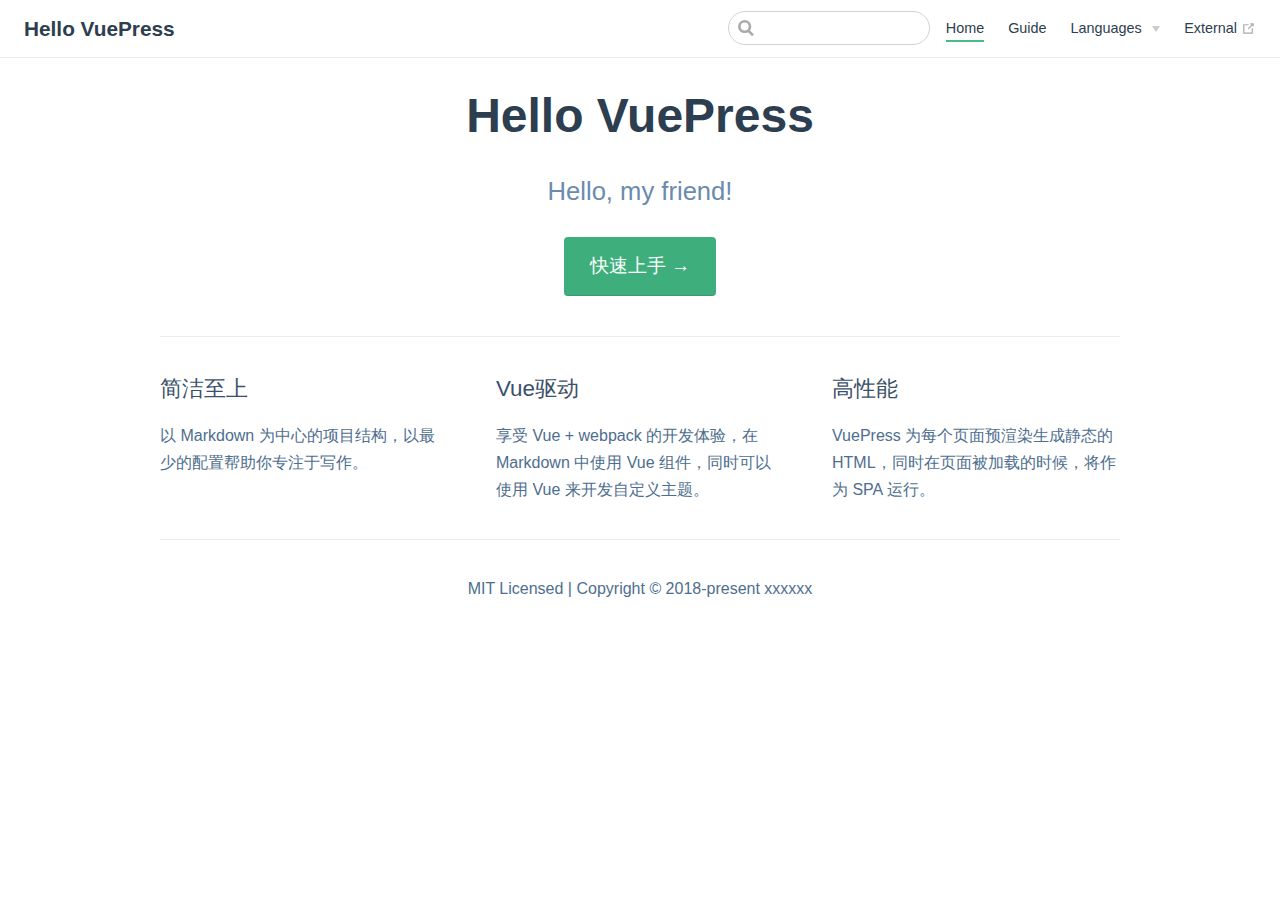
<file: index.html>
<!DOCTYPE html>
<html lang="en-US">
  <head>
    <meta charset="utf-8">
    <meta name="viewport" content="width=device-width,initial-scale=1">
    <title>Hello VuePress</title>
    <meta name="description" content="Hello, my friend!">
    <meta name="generator" content="VuePress 1.4.0">
    <link rel="icon" href="/favicon.ico">
    
    <link rel="preload" href="/assets/css/0.styles.8a05be13.css" as="style"><link rel="preload" href="/assets/js/app.3a397c6c.js" as="script"><link rel="preload" href="/assets/js/2.8dfa9bb7.js" as="script"><link rel="preload" href="/assets/js/5.c1f72f9c.js" as="script"><link rel="prefetch" href="/assets/js/3.6b099c79.js"><link rel="prefetch" href="/assets/js/4.ac8f97f9.js"><link rel="prefetch" href="/assets/js/6.c04583f6.js"><link rel="prefetch" href="/assets/js/7.e3231f65.js">
    <link rel="stylesheet" href="/assets/css/0.styles.8a05be13.css">
  </head>
  <body>
    <div id="app" data-server-rendered="true"><div class="theme-container no-sidebar"><header class="navbar"><div class="sidebar-button"><svg xmlns="http://www.w3.org/2000/svg" aria-hidden="true" role="img" viewBox="0 0 448 512" class="icon"><path fill="currentColor" d="M436 124H12c-6.627 0-12-5.373-12-12V80c0-6.627 5.373-12 12-12h424c6.627 0 12 5.373 12 12v32c0 6.627-5.373 12-12 12zm0 160H12c-6.627 0-12-5.373-12-12v-32c0-6.627 5.373-12 12-12h424c6.627 0 12 5.373 12 12v32c0 6.627-5.373 12-12 12zm0 160H12c-6.627 0-12-5.373-12-12v-32c0-6.627 5.373-12 12-12h424c6.627 0 12 5.373 12 12v32c0 6.627-5.373 12-12 12z"></path></svg></div> <a href="/" class="home-link router-link-exact-active router-link-active"><!----> <span class="site-name">Hello VuePress</span></a> <div class="links"><div class="search-box"><input aria-label="Search" autocomplete="off" spellcheck="false" value=""> <!----></div> <nav class="nav-links can-hide"><div class="nav-item"><a href="/" class="nav-link router-link-exact-active router-link-active">
  Home
</a></div><div class="nav-item"><a href="/guide/" class="nav-link">
  Guide
</a></div><div class="nav-item"><div class="dropdown-wrapper"><button type="button" aria-label="Languages" class="dropdown-title"><span class="title">Languages</span> <span class="arrow right"></span></button> <ul class="nav-dropdown" style="display:none;"><li class="dropdown-item"><!----> <a href="/language/chinese.html" class="nav-link">
  Chinese
</a></li><li class="dropdown-item"><!----> <a href="/language/english.html" class="nav-link">
  English
</a></li></ul></div></div><div class="nav-item"><a href="https://www.baidu.com" target="_blank" rel="noopener noreferrer" class="nav-link external">
  External
  <svg xmlns="http://www.w3.org/2000/svg" aria-hidden="true" x="0px" y="0px" viewBox="0 0 100 100" width="15" height="15" class="icon outbound"><path fill="currentColor" d="M18.8,85.1h56l0,0c2.2,0,4-1.8,4-4v-32h-8v28h-48v-48h28v-8h-32l0,0c-2.2,0-4,1.8-4,4v56C14.8,83.3,16.6,85.1,18.8,85.1z"></path> <polygon fill="currentColor" points="45.7,48.7 51.3,54.3 77.2,28.5 77.2,37.2 85.2,37.2 85.2,14.9 62.8,14.9 62.8,22.9 71.5,22.9"></polygon></svg></a></div> <!----></nav></div></header> <div class="sidebar-mask"></div> <aside class="sidebar"><nav class="nav-links"><div class="nav-item"><a href="/" class="nav-link router-link-exact-active router-link-active">
  Home
</a></div><div class="nav-item"><a href="/guide/" class="nav-link">
  Guide
</a></div><div class="nav-item"><div class="dropdown-wrapper"><button type="button" aria-label="Languages" class="dropdown-title"><span class="title">Languages</span> <span class="arrow right"></span></button> <ul class="nav-dropdown" style="display:none;"><li class="dropdown-item"><!----> <a href="/language/chinese.html" class="nav-link">
  Chinese
</a></li><li class="dropdown-item"><!----> <a href="/language/english.html" class="nav-link">
  English
</a></li></ul></div></div><div class="nav-item"><a href="https://www.baidu.com" target="_blank" rel="noopener noreferrer" class="nav-link external">
  External
  <svg xmlns="http://www.w3.org/2000/svg" aria-hidden="true" x="0px" y="0px" viewBox="0 0 100 100" width="15" height="15" class="icon outbound"><path fill="currentColor" d="M18.8,85.1h56l0,0c2.2,0,4-1.8,4-4v-32h-8v28h-48v-48h28v-8h-32l0,0c-2.2,0-4,1.8-4,4v56C14.8,83.3,16.6,85.1,18.8,85.1z"></path> <polygon fill="currentColor" points="45.7,48.7 51.3,54.3 77.2,28.5 77.2,37.2 85.2,37.2 85.2,14.9 62.8,14.9 62.8,22.9 71.5,22.9"></polygon></svg></a></div> <!----></nav>  <ul class="sidebar-links"><li><section class="sidebar-group depth-0"><p class="sidebar-heading open"><span>Guide</span> <!----></p> <ul class="sidebar-links sidebar-group-items"><li><a href="/guide/" class="sidebar-link">This is guide</a></li></ul></section></li></ul> </aside> <main aria-labelledby="main-title" class="home"><header class="hero"><!----> <h1 id="main-title">
      Hello VuePress
    </h1> <p class="description">
      Hello, my friend!
    </p> <p class="action"><a href="/guide/" class="nav-link action-button">
  快速上手 →
</a></p></header> <div class="features"><div class="feature"><h2>简洁至上</h2> <p>以 Markdown 为中心的项目结构，以最少的配置帮助你专注于写作。</p></div><div class="feature"><h2>Vue驱动</h2> <p>享受 Vue + webpack 的开发体验，在 Markdown 中使用 Vue 组件，同时可以使用 Vue 来开发自定义主题。</p></div><div class="feature"><h2>高性能</h2> <p>VuePress 为每个页面预渲染生成静态的 HTML，同时在页面被加载的时候，将作为 SPA 运行。</p></div></div> <div class="theme-default-content custom content__default"></div> <div class="footer">
    MIT Licensed | Copyright © 2018-present xxxxxx
  </div></main></div><div class="global-ui"></div></div>
    <script src="/assets/js/app.3a397c6c.js" defer></script><script src="/assets/js/2.8dfa9bb7.js" defer></script><script src="/assets/js/5.c1f72f9c.js" defer></script>
  </body>
</html>
</file>
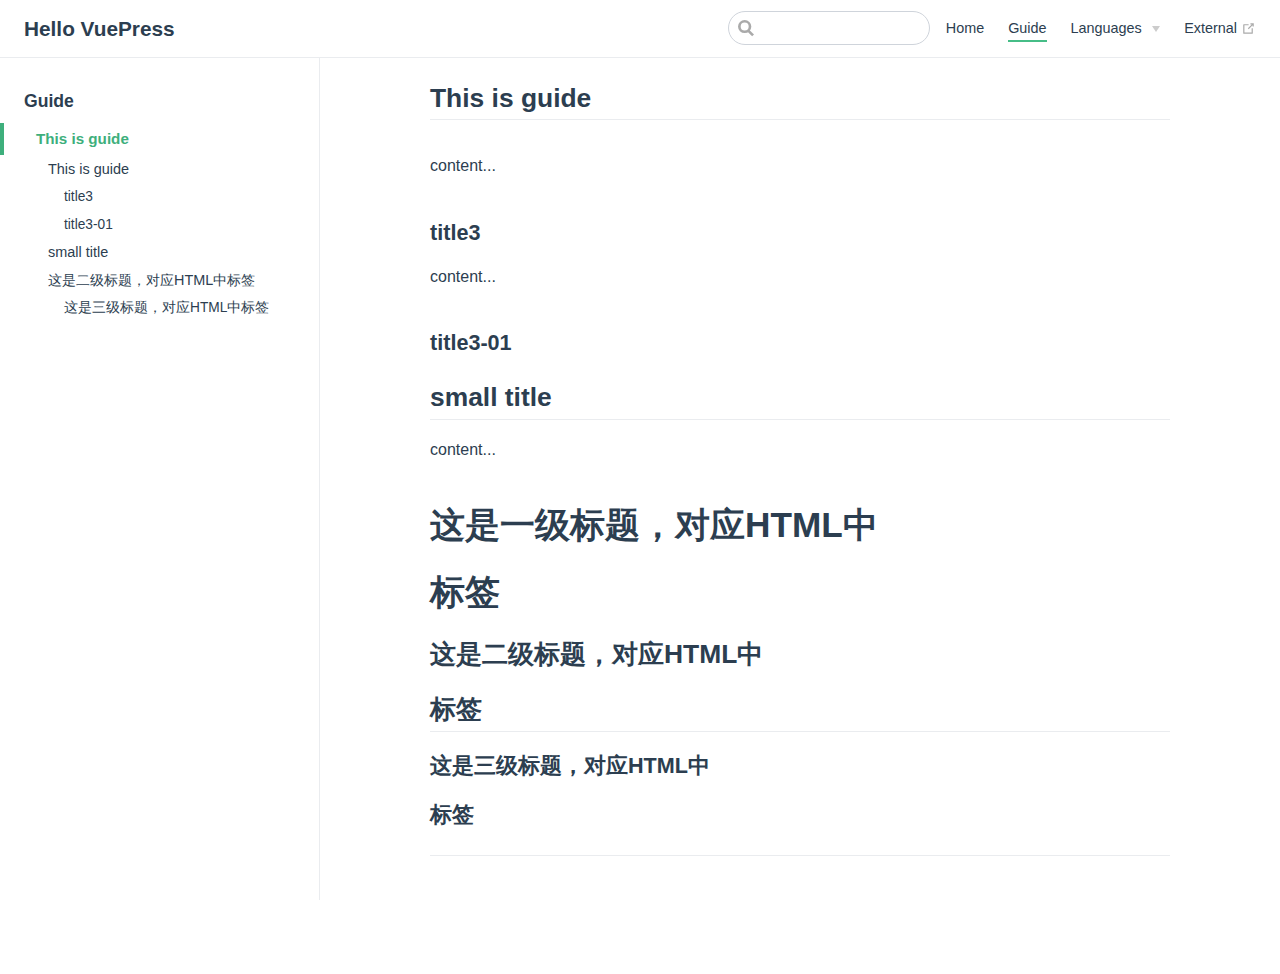
<file: guide/index.html>
<!DOCTYPE html>
<html lang="en-US">
  <head>
    <meta charset="utf-8">
    <meta name="viewport" content="width=device-width,initial-scale=1">
    <title>This is guide | Hello VuePress</title>
    <meta name="description" content="Hello, my friend!">
    <meta name="generator" content="VuePress 1.4.0">
    <link rel="icon" href="/favicon.ico">
    
    <link rel="preload" href="/assets/css/0.styles.8a05be13.css" as="style"><link rel="preload" href="/assets/js/app.3a397c6c.js" as="script"><link rel="preload" href="/assets/js/2.8dfa9bb7.js" as="script"><link rel="preload" href="/assets/js/6.c04583f6.js" as="script"><link rel="prefetch" href="/assets/js/3.6b099c79.js"><link rel="prefetch" href="/assets/js/4.ac8f97f9.js"><link rel="prefetch" href="/assets/js/5.c1f72f9c.js"><link rel="prefetch" href="/assets/js/7.e3231f65.js">
    <link rel="stylesheet" href="/assets/css/0.styles.8a05be13.css">
  </head>
  <body>
    <div id="app" data-server-rendered="true"><div class="theme-container"><header class="navbar"><div class="sidebar-button"><svg xmlns="http://www.w3.org/2000/svg" aria-hidden="true" role="img" viewBox="0 0 448 512" class="icon"><path fill="currentColor" d="M436 124H12c-6.627 0-12-5.373-12-12V80c0-6.627 5.373-12 12-12h424c6.627 0 12 5.373 12 12v32c0 6.627-5.373 12-12 12zm0 160H12c-6.627 0-12-5.373-12-12v-32c0-6.627 5.373-12 12-12h424c6.627 0 12 5.373 12 12v32c0 6.627-5.373 12-12 12zm0 160H12c-6.627 0-12-5.373-12-12v-32c0-6.627 5.373-12 12-12h424c6.627 0 12 5.373 12 12v32c0 6.627-5.373 12-12 12z"></path></svg></div> <a href="/" class="home-link router-link-active"><!----> <span class="site-name">Hello VuePress</span></a> <div class="links"><div class="search-box"><input aria-label="Search" autocomplete="off" spellcheck="false" value=""> <!----></div> <nav class="nav-links can-hide"><div class="nav-item"><a href="/" class="nav-link">
  Home
</a></div><div class="nav-item"><a href="/guide/" class="nav-link router-link-exact-active router-link-active">
  Guide
</a></div><div class="nav-item"><div class="dropdown-wrapper"><button type="button" aria-label="Languages" class="dropdown-title"><span class="title">Languages</span> <span class="arrow right"></span></button> <ul class="nav-dropdown" style="display:none;"><li class="dropdown-item"><!----> <a href="/language/chinese.html" class="nav-link">
  Chinese
</a></li><li class="dropdown-item"><!----> <a href="/language/english.html" class="nav-link">
  English
</a></li></ul></div></div><div class="nav-item"><a href="https://www.baidu.com" target="_blank" rel="noopener noreferrer" class="nav-link external">
  External
  <svg xmlns="http://www.w3.org/2000/svg" aria-hidden="true" x="0px" y="0px" viewBox="0 0 100 100" width="15" height="15" class="icon outbound"><path fill="currentColor" d="M18.8,85.1h56l0,0c2.2,0,4-1.8,4-4v-32h-8v28h-48v-48h28v-8h-32l0,0c-2.2,0-4,1.8-4,4v56C14.8,83.3,16.6,85.1,18.8,85.1z"></path> <polygon fill="currentColor" points="45.7,48.7 51.3,54.3 77.2,28.5 77.2,37.2 85.2,37.2 85.2,14.9 62.8,14.9 62.8,22.9 71.5,22.9"></polygon></svg></a></div> <!----></nav></div></header> <div class="sidebar-mask"></div> <aside class="sidebar"><nav class="nav-links"><div class="nav-item"><a href="/" class="nav-link">
  Home
</a></div><div class="nav-item"><a href="/guide/" class="nav-link router-link-exact-active router-link-active">
  Guide
</a></div><div class="nav-item"><div class="dropdown-wrapper"><button type="button" aria-label="Languages" class="dropdown-title"><span class="title">Languages</span> <span class="arrow right"></span></button> <ul class="nav-dropdown" style="display:none;"><li class="dropdown-item"><!----> <a href="/language/chinese.html" class="nav-link">
  Chinese
</a></li><li class="dropdown-item"><!----> <a href="/language/english.html" class="nav-link">
  English
</a></li></ul></div></div><div class="nav-item"><a href="https://www.baidu.com" target="_blank" rel="noopener noreferrer" class="nav-link external">
  External
  <svg xmlns="http://www.w3.org/2000/svg" aria-hidden="true" x="0px" y="0px" viewBox="0 0 100 100" width="15" height="15" class="icon outbound"><path fill="currentColor" d="M18.8,85.1h56l0,0c2.2,0,4-1.8,4-4v-32h-8v28h-48v-48h28v-8h-32l0,0c-2.2,0-4,1.8-4,4v56C14.8,83.3,16.6,85.1,18.8,85.1z"></path> <polygon fill="currentColor" points="45.7,48.7 51.3,54.3 77.2,28.5 77.2,37.2 85.2,37.2 85.2,14.9 62.8,14.9 62.8,22.9 71.5,22.9"></polygon></svg></a></div> <!----></nav>  <ul class="sidebar-links"><li><section class="sidebar-group depth-0"><p class="sidebar-heading open"><span>Guide</span> <!----></p> <ul class="sidebar-links sidebar-group-items"><li><a href="/guide/" class="active sidebar-link">This is guide</a><ul class="sidebar-sub-headers"><li class="sidebar-sub-header"><a href="/guide/#this-is-guide" class="sidebar-link">This is guide</a><ul class="sidebar-sub-headers"><li class="sidebar-sub-header"><a href="/guide/#title3" class="sidebar-link">title3</a></li><li class="sidebar-sub-header"><a href="/guide/#title3-01" class="sidebar-link">title3-01</a></li></ul></li><li class="sidebar-sub-header"><a href="/guide/#small-title" class="sidebar-link">small title</a></li><li class="sidebar-sub-header"><a href="/guide/#这是二级标题，对应html中标签" class="sidebar-link">这是二级标题，对应HTML中标签</a><ul class="sidebar-sub-headers"><li class="sidebar-sub-header"><a href="/guide/#这是三级标题，对应html中标签" class="sidebar-link">这是三级标题，对应HTML中标签</a></li></ul></li></ul></li></ul></section></li></ul> </aside> <main class="page"> <div class="theme-default-content content__default"><h2 id="this-is-guide"><a href="#this-is-guide" class="header-anchor">#</a> This is guide</h2> <p>content...</p> <h3 id="title3"><a href="#title3" class="header-anchor">#</a> title3</h3> <p>content...</p> <h3 id="title3-01"><a href="#title3-01" class="header-anchor">#</a> title3-01</h3> <h2 id="small-title"><a href="#small-title" class="header-anchor">#</a> small title</h2> <p>content...</p> <h1 id="这是一级标题，对应html中标签"><a href="#这是一级标题，对应html中标签" class="header-anchor">#</a> 这是一级标题，对应HTML中<h1>标签</h1> <h2 id="这是二级标题，对应html中标签"><a href="#这是二级标题，对应html中标签" class="header-anchor">#</a> 这是二级标题，对应HTML中<h2>标签</h2> <h3 id="这是三级标题，对应html中标签"><a href="#这是三级标题，对应html中标签" class="header-anchor">#</a> 这是三级标题，对应HTML中<h3>标签</h3></h3></h2></h1></div> <footer class="page-edit"><!----> <!----></footer> <!----> </main></div><div class="global-ui"></div></div>
    <script src="/assets/js/app.3a397c6c.js" defer></script><script src="/assets/js/2.8dfa9bb7.js" defer></script><script src="/assets/js/6.c04583f6.js" defer></script>
  </body>
</html>
</file>
<file: assets/css/0.styles.8a05be13.css>
#nprogress{pointer-events:none}#nprogress .bar{background:#3eaf7c;position:fixed;z-index:1031;top:0;left:0;width:100%;height:2px}#nprogress .peg{display:block;position:absolute;right:0;width:100px;height:100%;box-shadow:0 0 10px #3eaf7c,0 0 5px #3eaf7c;opacity:1;transform:rotate(3deg) translateY(-4px)}#nprogress .spinner{display:block;position:fixed;z-index:1031;top:15px;right:15px}#nprogress .spinner-icon{width:18px;height:18px;box-sizing:border-box;border-color:#3eaf7c transparent transparent #3eaf7c;border-style:solid;border-width:2px;border-radius:50%;animation:nprogress-spinner .4s linear infinite}.nprogress-custom-parent{overflow:hidden;position:relative}.nprogress-custom-parent #nprogress .bar,.nprogress-custom-parent #nprogress .spinner{position:absolute}@keyframes nprogress-spinner{0%{transform:rotate(0deg)}to{transform:rotate(1turn)}}.icon.outbound{color:#aaa;display:inline-block;vertical-align:middle;position:relative;top:-1px}.home{padding:3.6rem 2rem 0;max-width:960px;margin:0 auto;display:block}.home .hero{text-align:center}.home .hero img{max-width:100%;max-height:280px;display:block;margin:3rem auto 1.5rem}.home .hero h1{font-size:3rem}.home .hero .action,.home .hero .description,.home .hero h1{margin:1.8rem auto}.home .hero .description{max-width:35rem;font-size:1.6rem;line-height:1.3;color:#6a8bad}.home .hero .action-button{display:inline-block;font-size:1.2rem;color:#fff;background-color:#3eaf7c;padding:.8rem 1.6rem;border-radius:4px;transition:background-color .1s ease;box-sizing:border-box;border-bottom:1px solid #389d70}.home .hero .action-button:hover{background-color:#4abf8a}.home .features{border-top:1px solid #eaecef;padding:1.2rem 0;margin-top:2.5rem;display:flex;flex-wrap:wrap;align-items:flex-start;align-content:stretch;justify-content:space-between}.home .feature{flex-grow:1;flex-basis:30%;max-width:30%}.home .feature h2{font-size:1.4rem;font-weight:500;border-bottom:none;padding-bottom:0;color:#3a5169}.home .feature p{color:#4e6e8e}.home .footer{padding:2.5rem;border-top:1px solid #eaecef;text-align:center;color:#4e6e8e}@media (max-width:719px){.home .features{flex-direction:column}.home .feature{max-width:100%;padding:0 2.5rem}}@media (max-width:419px){.home{padding-left:1.5rem;padding-right:1.5rem}.home .hero img{max-height:210px;margin:2rem auto 1.2rem}.home .hero h1{font-size:2rem}.home .hero .action,.home .hero .description,.home .hero h1{margin:1.2rem auto}.home .hero .description{font-size:1.2rem}.home .hero .action-button{font-size:1rem;padding:.6rem 1.2rem}.home .feature h2{font-size:1.25rem}}.search-box{display:inline-block;position:relative;margin-right:1rem}.search-box input{cursor:text;width:10rem;height:2rem;color:#4e6e8e;display:inline-block;border:1px solid #cfd4db;border-radius:2rem;font-size:.9rem;line-height:2rem;padding:0 .5rem 0 2rem;outline:none;transition:all .2s ease;background:#fff url(/assets/img/search.83621669.svg) .6rem .5rem no-repeat;background-size:1rem}.search-box input:focus{cursor:auto;border-color:#3eaf7c}.search-box .suggestions{background:#fff;width:20rem;position:absolute;top:2rem;border:1px solid #cfd4db;border-radius:6px;padding:.4rem;list-style-type:none}.search-box .suggestions.align-right{right:0}.search-box .suggestion{line-height:1.4;padding:.4rem .6rem;border-radius:4px;cursor:pointer}.search-box .suggestion a{white-space:normal;color:#5d82a6}.search-box .suggestion a .page-title{font-weight:600}.search-box .suggestion a .header{font-size:.9em;margin-left:.25em}.search-box .suggestion.focused{background-color:#f3f4f5}.search-box .suggestion.focused a{color:#3eaf7c}@media (max-width:959px){.search-box input{cursor:pointer;width:0;border-color:transparent;position:relative}.search-box input:focus{cursor:text;left:0;width:10rem}}@media (-ms-high-contrast:none){.search-box input{height:2rem}}@media (max-width:959px) and (min-width:719px){.search-box .suggestions{left:0}}@media (max-width:719px){.search-box{margin-right:0}.search-box input{left:1rem}.search-box .suggestions{right:0}}@media (max-width:419px){.search-box .suggestions{width:calc(100vw - 4rem)}.search-box input:focus{width:8rem}}.sidebar-button{cursor:pointer;display:none;width:1.25rem;height:1.25rem;position:absolute;padding:.6rem;top:.6rem;left:1rem}.sidebar-button .icon{display:block;width:1.25rem;height:1.25rem}@media (max-width:719px){.sidebar-button{display:block}}.dropdown-enter,.dropdown-leave-to{height:0!important}.dropdown-wrapper{cursor:pointer}.dropdown-wrapper .dropdown-title{display:block;font-size:.9rem;font-family:inherit;cursor:inherit;padding:inherit;line-height:1.4rem;background:transparent;border:none;font-weight:500;color:#2c3e50}.dropdown-wrapper .dropdown-title:hover{border-color:transparent}.dropdown-wrapper .dropdown-title .arrow{vertical-align:middle;margin-top:-1px;margin-left:.4rem}.dropdown-wrapper .nav-dropdown .dropdown-item{color:inherit;line-height:1.7rem}.dropdown-wrapper .nav-dropdown .dropdown-item h4{margin:.45rem 0 0;border-top:1px solid #eee;padding:.45rem 1.5rem 0 1.25rem}.dropdown-wrapper .nav-dropdown .dropdown-item .dropdown-subitem-wrapper{padding:0;list-style:none}.dropdown-wrapper .nav-dropdown .dropdown-item .dropdown-subitem-wrapper .dropdown-subitem{font-size:.9em}.dropdown-wrapper .nav-dropdown .dropdown-item a{display:block;line-height:1.7rem;position:relative;border-bottom:none;font-weight:400;margin-bottom:0;padding:0 1.5rem 0 1.25rem}.dropdown-wrapper .nav-dropdown .dropdown-item a.router-link-active,.dropdown-wrapper .nav-dropdown .dropdown-item a:hover{color:#3eaf7c}.dropdown-wrapper .nav-dropdown .dropdown-item a.router-link-active:after{content:"";width:0;height:0;border-left:5px solid #3eaf7c;border-top:3px solid transparent;border-bottom:3px solid transparent;position:absolute;top:calc(50% - 2px);left:9px}.dropdown-wrapper .nav-dropdown .dropdown-item:first-child h4{margin-top:0;padding-top:0;border-top:0}@media (max-width:719px){.dropdown-wrapper.open .dropdown-title{margin-bottom:.5rem}.dropdown-wrapper .dropdown-title{font-weight:600;font-size:inherit}.dropdown-wrapper .dropdown-title:hover{color:#3eaf7c}.dropdown-wrapper .nav-dropdown{transition:height .1s ease-out;overflow:hidden}.dropdown-wrapper .nav-dropdown .dropdown-item h4{border-top:0;margin-top:0;padding-top:0}.dropdown-wrapper .nav-dropdown .dropdown-item>a,.dropdown-wrapper .nav-dropdown .dropdown-item h4{font-size:15px;line-height:2rem}.dropdown-wrapper .nav-dropdown .dropdown-item .dropdown-subitem{font-size:14px;padding-left:1rem}}@media (min-width:719px){.dropdown-wrapper{height:1.8rem}.dropdown-wrapper.open .nav-dropdown,.dropdown-wrapper:hover .nav-dropdown{display:block!important}.dropdown-wrapper.open:blur{display:none}.dropdown-wrapper .dropdown-title .arrow{border-left:4px solid transparent;border-right:4px solid transparent;border-top:6px solid #ccc;border-bottom:0}.dropdown-wrapper .nav-dropdown{display:none;height:auto!important;box-sizing:border-box;max-height:calc(100vh - 2.7rem);overflow-y:auto;position:absolute;top:100%;right:0;background-color:#fff;padding:.6rem 0;border:1px solid;border-color:#ddd #ddd #ccc;text-align:left;border-radius:.25rem;white-space:nowrap;margin:0}}.nav-links{display:inline-block}.nav-links a{line-height:1.4rem;color:inherit}.nav-links a.router-link-active,.nav-links a:hover{color:#3eaf7c}.nav-links .nav-item{position:relative;display:inline-block;margin-left:1.5rem;line-height:2rem}.nav-links .nav-item:first-child{margin-left:0}.nav-links .repo-link{margin-left:1.5rem}@media (max-width:719px){.nav-links .nav-item,.nav-links .repo-link{margin-left:0}}@media (min-width:719px){.nav-links a.router-link-active,.nav-links a:hover{color:#2c3e50}.nav-item>a:not(.external).router-link-active,.nav-item>a:not(.external):hover{margin-bottom:-2px;border-bottom:2px solid #46bd87}}.navbar{padding:.7rem 1.5rem;line-height:2.2rem}.navbar a,.navbar img,.navbar span{display:inline-block}.navbar .logo{height:2.2rem;min-width:2.2rem;margin-right:.8rem;vertical-align:top}.navbar .site-name{font-size:1.3rem;font-weight:600;color:#2c3e50;position:relative}.navbar .links{padding-left:1.5rem;box-sizing:border-box;background-color:#fff;white-space:nowrap;font-size:.9rem;position:absolute;right:1.5rem;top:.7rem;display:flex}.navbar .links .search-box{flex:0 0 auto;vertical-align:top}@media (max-width:719px){.navbar{padding-left:4rem}.navbar .can-hide{display:none}.navbar .links{padding-left:1.5rem}.navbar .site-name{width:calc(100vw - 9.4rem);overflow:hidden;white-space:nowrap;text-overflow:ellipsis}}.page-edit{max-width:740px;margin:0 auto;padding:2rem 2.5rem}@media (max-width:959px){.page-edit{padding:2rem}}@media (max-width:419px){.page-edit{padding:1.5rem}}.page-edit{padding-top:1rem;padding-bottom:1rem;overflow:auto}.page-edit .edit-link{display:inline-block}.page-edit .edit-link a{color:#4e6e8e;margin-right:.25rem}.page-edit .last-updated{float:right;font-size:.9em}.page-edit .last-updated .prefix{font-weight:500;color:#4e6e8e}.page-edit .last-updated .time{font-weight:400;color:#aaa}@media (max-width:719px){.page-edit .edit-link{margin-bottom:.5rem}.page-edit .last-updated{font-size:.8em;float:none;text-align:left}}.page-nav{max-width:740px;margin:0 auto;padding:2rem 2.5rem}@media (max-width:959px){.page-nav{padding:2rem}}@media (max-width:419px){.page-nav{padding:1.5rem}}.page-nav{padding-top:1rem;padding-bottom:0}.page-nav .inner{min-height:2rem;margin-top:0;border-top:1px solid #eaecef;padding-top:1rem;overflow:auto}.page-nav .next{float:right}.page{padding-bottom:2rem;display:block}.sidebar-group .sidebar-group{padding-left:.5em}.sidebar-group:not(.collapsable) .sidebar-heading:not(.clickable){cursor:auto;color:inherit}.sidebar-group.is-sub-group{padding-left:0}.sidebar-group.is-sub-group>.sidebar-heading{font-size:.95em;line-height:1.4;font-weight:400;padding-left:2rem}.sidebar-group.is-sub-group>.sidebar-heading:not(.clickable){opacity:.5}.sidebar-group.is-sub-group>.sidebar-group-items{padding-left:1rem}.sidebar-group.is-sub-group>.sidebar-group-items>li>.sidebar-link{font-size:.95em;border-left:none}.sidebar-group.depth-2>.sidebar-heading{border-left:none}.sidebar-heading{color:#2c3e50;transition:color .15s ease;cursor:pointer;font-size:1.1em;font-weight:700;padding:.35rem 1.5rem .35rem 1.25rem;width:100%;box-sizing:border-box;margin:0;border-left:.25rem solid transparent}.sidebar-heading.open,.sidebar-heading:hover{color:inherit}.sidebar-heading .arrow{position:relative;top:-.12em;left:.5em}.sidebar-heading.clickable.active{font-weight:600;color:#3eaf7c;border-left-color:#3eaf7c}.sidebar-heading.clickable:hover{color:#3eaf7c}.sidebar-group-items{transition:height .1s ease-out;font-size:.95em;overflow:hidden}.sidebar .sidebar-sub-headers{padding-left:1rem;font-size:.95em}a.sidebar-link{font-size:1em;font-weight:400;display:inline-block;color:#2c3e50;border-left:.25rem solid transparent;padding:.35rem 1rem .35rem 1.25rem;line-height:1.4;width:100%;box-sizing:border-box}a.sidebar-link:hover{color:#3eaf7c}a.sidebar-link.active{font-weight:600;color:#3eaf7c;border-left-color:#3eaf7c}.sidebar-group a.sidebar-link{padding-left:2rem}.sidebar-sub-headers a.sidebar-link{padding-top:.25rem;padding-bottom:.25rem;border-left:none}.sidebar-sub-headers a.sidebar-link.active{font-weight:500}.sidebar ul{padding:0;margin:0;list-style-type:none}.sidebar a{display:inline-block}.sidebar .nav-links{display:none;border-bottom:1px solid #eaecef;padding:.5rem 0 .75rem}.sidebar .nav-links a{font-weight:600}.sidebar .nav-links .nav-item,.sidebar .nav-links .repo-link{display:block;line-height:1.25rem;font-size:1.1em;padding:.5rem 0 .5rem 1.5rem}.sidebar>.sidebar-links{padding:1.5rem 0}.sidebar>.sidebar-links>li>a.sidebar-link{font-size:1.1em;line-height:1.7;font-weight:700}.sidebar>.sidebar-links>li:not(:first-child){margin-top:.75rem}@media (max-width:719px){.sidebar .nav-links{display:block}.sidebar .nav-links .dropdown-wrapper .nav-dropdown .dropdown-item a.router-link-active:after{top:calc(1rem - 2px)}.sidebar>.sidebar-links{padding:1rem 0}}code[class*=language-],pre[class*=language-]{color:#ccc;background:none;font-family:Consolas,Monaco,Andale Mono,Ubuntu Mono,monospace;font-size:1em;text-align:left;white-space:pre;word-spacing:normal;word-break:normal;word-wrap:normal;line-height:1.5;-moz-tab-size:4;tab-size:4;-webkit-hyphens:none;-ms-hyphens:none;hyphens:none}pre[class*=language-]{padding:1em;margin:.5em 0;overflow:auto}:not(pre)>code[class*=language-],pre[class*=language-]{background:#2d2d2d}:not(pre)>code[class*=language-]{padding:.1em;border-radius:.3em;white-space:normal}.token.block-comment,.token.cdata,.token.comment,.token.doctype,.token.prolog{color:#999}.token.punctuation{color:#ccc}.token.attr-name,.token.deleted,.token.namespace,.token.tag{color:#e2777a}.token.function-name{color:#6196cc}.token.boolean,.token.function,.token.number{color:#f08d49}.token.class-name,.token.constant,.token.property,.token.symbol{color:#f8c555}.token.atrule,.token.builtin,.token.important,.token.keyword,.token.selector{color:#cc99cd}.token.attr-value,.token.char,.token.regex,.token.string,.token.variable{color:#7ec699}.token.entity,.token.operator,.token.url{color:#67cdcc}.token.bold,.token.important{font-weight:700}.token.italic{font-style:italic}.token.entity{cursor:help}.token.inserted{color:green}.theme-default-content code{color:#476582;padding:.25rem .5rem;margin:0;font-size:.85em;background-color:rgba(27,31,35,.05);border-radius:3px}.theme-default-content code .token.deleted{color:#ec5975}.theme-default-content code .token.inserted{color:#3eaf7c}.theme-default-content pre,.theme-default-content pre[class*=language-]{line-height:1.4;padding:1.25rem 1.5rem;margin:.85rem 0;background-color:#282c34;border-radius:6px;overflow:auto}.theme-default-content pre[class*=language-] code,.theme-default-content pre code{color:#fff;padding:0;background-color:transparent;border-radius:0}div[class*=language-]{position:relative;background-color:#282c34;border-radius:6px}div[class*=language-] .highlight-lines{-webkit-user-select:none;-ms-user-select:none;user-select:none;padding-top:1.3rem;position:absolute;top:0;left:0;width:100%;line-height:1.4}div[class*=language-] .highlight-lines .highlighted{background-color:rgba(0,0,0,.66)}div[class*=language-] pre,div[class*=language-] pre[class*=language-]{background:transparent;position:relative;z-index:1}div[class*=language-]:before{position:absolute;z-index:3;top:.8em;right:1em;font-size:.75rem;color:hsla(0,0%,100%,.4)}div[class*=language-]:not(.line-numbers-mode) .line-numbers-wrapper{display:none}div[class*=language-].line-numbers-mode .highlight-lines .highlighted{position:relative}div[class*=language-].line-numbers-mode .highlight-lines .highlighted:before{content:" ";position:absolute;z-index:3;left:0;top:0;display:block;width:3.5rem;height:100%;background-color:rgba(0,0,0,.66)}div[class*=language-].line-numbers-mode pre{padding-left:4.5rem;vertical-align:middle}div[class*=language-].line-numbers-mode .line-numbers-wrapper{position:absolute;top:0;width:3.5rem;text-align:center;color:hsla(0,0%,100%,.3);padding:1.25rem 0;line-height:1.4}div[class*=language-].line-numbers-mode .line-numbers-wrapper br{-webkit-user-select:none;-ms-user-select:none;user-select:none}div[class*=language-].line-numbers-mode .line-numbers-wrapper .line-number{position:relative;z-index:4;-webkit-user-select:none;-ms-user-select:none;user-select:none;font-size:.85em}div[class*=language-].line-numbers-mode:after{content:"";position:absolute;z-index:2;top:0;left:0;width:3.5rem;height:100%;border-radius:6px 0 0 6px;border-right:1px solid rgba(0,0,0,.66);background-color:#282c34}div[class~=language-js]:before{content:"js"}div[class~=language-ts]:before{content:"ts"}div[class~=language-html]:before{content:"html"}div[class~=language-md]:before{content:"md"}div[class~=language-vue]:before{content:"vue"}div[class~=language-css]:before{content:"css"}div[class~=language-sass]:before{content:"sass"}div[class~=language-scss]:before{content:"scss"}div[class~=language-less]:before{content:"less"}div[class~=language-stylus]:before{content:"stylus"}div[class~=language-go]:before{content:"go"}div[class~=language-java]:before{content:"java"}div[class~=language-c]:before{content:"c"}div[class~=language-sh]:before{content:"sh"}div[class~=language-yaml]:before{content:"yaml"}div[class~=language-py]:before{content:"py"}div[class~=language-docker]:before{content:"docker"}div[class~=language-dockerfile]:before{content:"dockerfile"}div[class~=language-makefile]:before{content:"makefile"}div[class~=language-javascript]:before{content:"js"}div[class~=language-typescript]:before{content:"ts"}div[class~=language-markup]:before{content:"html"}div[class~=language-markdown]:before{content:"md"}div[class~=language-json]:before{content:"json"}div[class~=language-ruby]:before{content:"rb"}div[class~=language-python]:before{content:"py"}div[class~=language-bash]:before{content:"sh"}div[class~=language-php]:before{content:"php"}.custom-block .custom-block-title{font-weight:600;margin-bottom:-.4rem}.custom-block.danger,.custom-block.tip,.custom-block.warning{padding:.1rem 1.5rem;border-left-width:.5rem;border-left-style:solid;margin:1rem 0}.custom-block.tip{background-color:#f3f5f7;border-color:#42b983}.custom-block.warning{background-color:rgba(255,229,100,.3);border-color:#e7c000;color:#6b5900}.custom-block.warning .custom-block-title{color:#b29400}.custom-block.warning a{color:#2c3e50}.custom-block.danger{background-color:#ffe6e6;border-color:#c00;color:#4d0000}.custom-block.danger .custom-block-title{color:#900}.custom-block.danger a{color:#2c3e50}.custom-block.details{display:block;position:relative;border-radius:2px;margin:1.6em 0;padding:1.6em;background-color:#eee}.custom-block.details h4{margin-top:0}.custom-block.details figure:last-child,.custom-block.details p:last-child{margin-bottom:0;padding-bottom:0}.custom-block.details summary{outline:none;cursor:pointer}.arrow{display:inline-block;width:0;height:0}.arrow.up{border-bottom:6px solid #ccc}.arrow.down,.arrow.up{border-left:4px solid transparent;border-right:4px solid transparent}.arrow.down{border-top:6px solid #ccc}.arrow.right{border-left:6px solid #ccc}.arrow.left,.arrow.right{border-top:4px solid transparent;border-bottom:4px solid transparent}.arrow.left{border-right:6px solid #ccc}.theme-default-content:not(.custom){max-width:740px;margin:0 auto;padding:2rem 2.5rem}@media (max-width:959px){.theme-default-content:not(.custom){padding:2rem}}@media (max-width:419px){.theme-default-content:not(.custom){padding:1.5rem}}.table-of-contents .badge{vertical-align:middle}body,html{padding:0;margin:0;background-color:#fff}body{font-family:-apple-system,BlinkMacSystemFont,Segoe UI,Roboto,Oxygen,Ubuntu,Cantarell,Fira Sans,Droid Sans,Helvetica Neue,sans-serif;-webkit-font-smoothing:antialiased;-moz-osx-font-smoothing:grayscale;font-size:16px;color:#2c3e50}.page{padding-left:20rem}.navbar{z-index:20;right:0;height:3.6rem;background-color:#fff;box-sizing:border-box;border-bottom:1px solid #eaecef}.navbar,.sidebar-mask{position:fixed;top:0;left:0}.sidebar-mask{z-index:9;width:100vw;height:100vh;display:none}.sidebar{font-size:16px;background-color:#fff;width:20rem;position:fixed;z-index:10;margin:0;top:3.6rem;left:0;bottom:0;box-sizing:border-box;border-right:1px solid #eaecef;overflow-y:auto}.theme-default-content:not(.custom)>:first-child{margin-top:3.6rem}.theme-default-content:not(.custom) a:hover{text-decoration:underline}.theme-default-content:not(.custom) p.demo{padding:1rem 1.5rem;border:1px solid #ddd;border-radius:4px}.theme-default-content:not(.custom) img{max-width:100%}.theme-default-content.custom{padding:0;margin:0}.theme-default-content.custom img{max-width:100%}a{font-weight:500;text-decoration:none}a,p a code{color:#3eaf7c}p a code{font-weight:400}kbd{background:#eee;border:.15rem solid #ddd;border-bottom:.25rem solid #ddd;border-radius:.15rem;padding:0 .15em}blockquote{font-size:1rem;color:#999;border-left:.2rem solid #dfe2e5;margin:1rem 0;padding:.25rem 0 .25rem 1rem}blockquote>p{margin:0}ol,ul{padding-left:1.2em}strong{font-weight:600}h1,h2,h3,h4,h5,h6{font-weight:600;line-height:1.25}.theme-default-content:not(.custom)>h1,.theme-default-content:not(.custom)>h2,.theme-default-content:not(.custom)>h3,.theme-default-content:not(.custom)>h4,.theme-default-content:not(.custom)>h5,.theme-default-content:not(.custom)>h6{margin-top:-3.1rem;padding-top:4.6rem;margin-bottom:0}.theme-default-content:not(.custom)>h1:first-child,.theme-default-content:not(.custom)>h2:first-child,.theme-default-content:not(.custom)>h3:first-child,.theme-default-content:not(.custom)>h4:first-child,.theme-default-content:not(.custom)>h5:first-child,.theme-default-content:not(.custom)>h6:first-child{margin-top:-1.5rem;margin-bottom:1rem}.theme-default-content:not(.custom)>h1:first-child+.custom-block,.theme-default-content:not(.custom)>h1:first-child+p,.theme-default-content:not(.custom)>h1:first-child+pre,.theme-default-content:not(.custom)>h2:first-child+.custom-block,.theme-default-content:not(.custom)>h2:first-child+p,.theme-default-content:not(.custom)>h2:first-child+pre,.theme-default-content:not(.custom)>h3:first-child+.custom-block,.theme-default-content:not(.custom)>h3:first-child+p,.theme-default-content:not(.custom)>h3:first-child+pre,.theme-default-content:not(.custom)>h4:first-child+.custom-block,.theme-default-content:not(.custom)>h4:first-child+p,.theme-default-content:not(.custom)>h4:first-child+pre,.theme-default-content:not(.custom)>h5:first-child+.custom-block,.theme-default-content:not(.custom)>h5:first-child+p,.theme-default-content:not(.custom)>h5:first-child+pre,.theme-default-content:not(.custom)>h6:first-child+.custom-block,.theme-default-content:not(.custom)>h6:first-child+p,.theme-default-content:not(.custom)>h6:first-child+pre{margin-top:2rem}h1:hover .header-anchor,h2:hover .header-anchor,h3:hover .header-anchor,h4:hover .header-anchor,h5:hover .header-anchor,h6:hover .header-anchor{opacity:1}h1{font-size:2.2rem}h2{font-size:1.65rem;padding-bottom:.3rem;border-bottom:1px solid #eaecef}h3{font-size:1.35rem}a.header-anchor{font-size:.85em;float:left;margin-left:-.87em;padding-right:.23em;margin-top:.125em;opacity:0}a.header-anchor:hover{text-decoration:none}.line-number,code,kbd{font-family:source-code-pro,Menlo,Monaco,Consolas,Courier New,monospace}ol,p,ul{line-height:1.7}hr{border:0;border-top:1px solid #eaecef}table{border-collapse:collapse;margin:1rem 0;display:block;overflow-x:auto}tr{border-top:1px solid #dfe2e5}tr:nth-child(2n){background-color:#f6f8fa}td,th{border:1px solid #dfe2e5;padding:.6em 1em}.theme-container.sidebar-open .sidebar-mask{display:block}.theme-container.no-navbar .theme-default-content:not(.custom)>h1,.theme-container.no-navbar h2,.theme-container.no-navbar h3,.theme-container.no-navbar h4,.theme-container.no-navbar h5,.theme-container.no-navbar h6{margin-top:1.5rem;padding-top:0}.theme-container.no-navbar .sidebar{top:0}@media (min-width:720px){.theme-container.no-sidebar .sidebar{display:none}.theme-container.no-sidebar .page{padding-left:0}}@media (max-width:959px){.sidebar{font-size:15px;width:16.4rem}.page{padding-left:16.4rem}}@media (max-width:719px){.sidebar{top:0;padding-top:3.6rem;transform:translateX(-100%);transition:transform .2s ease}.page{padding-left:0}.theme-container.sidebar-open .sidebar{transform:translateX(0)}.theme-container.no-navbar .sidebar{padding-top:0}}@media (max-width:419px){h1{font-size:1.9rem}.theme-default-content div[class*=language-]{margin:.85rem -1.5rem;border-radius:0}}.badge[data-v-0003bf92]{display:inline-block;font-size:14px;height:18px;line-height:18px;border-radius:3px;padding:0 6px;color:#fff}.badge.green[data-v-0003bf92],.badge.tip[data-v-0003bf92],.badge[data-v-0003bf92]{background-color:#42b983}.badge.error[data-v-0003bf92]{background-color:#da5961}.badge.warn[data-v-0003bf92],.badge.warning[data-v-0003bf92],.badge.yellow[data-v-0003bf92]{background-color:#e7c000}.badge+.badge[data-v-0003bf92]{margin-left:5px}
</file>
